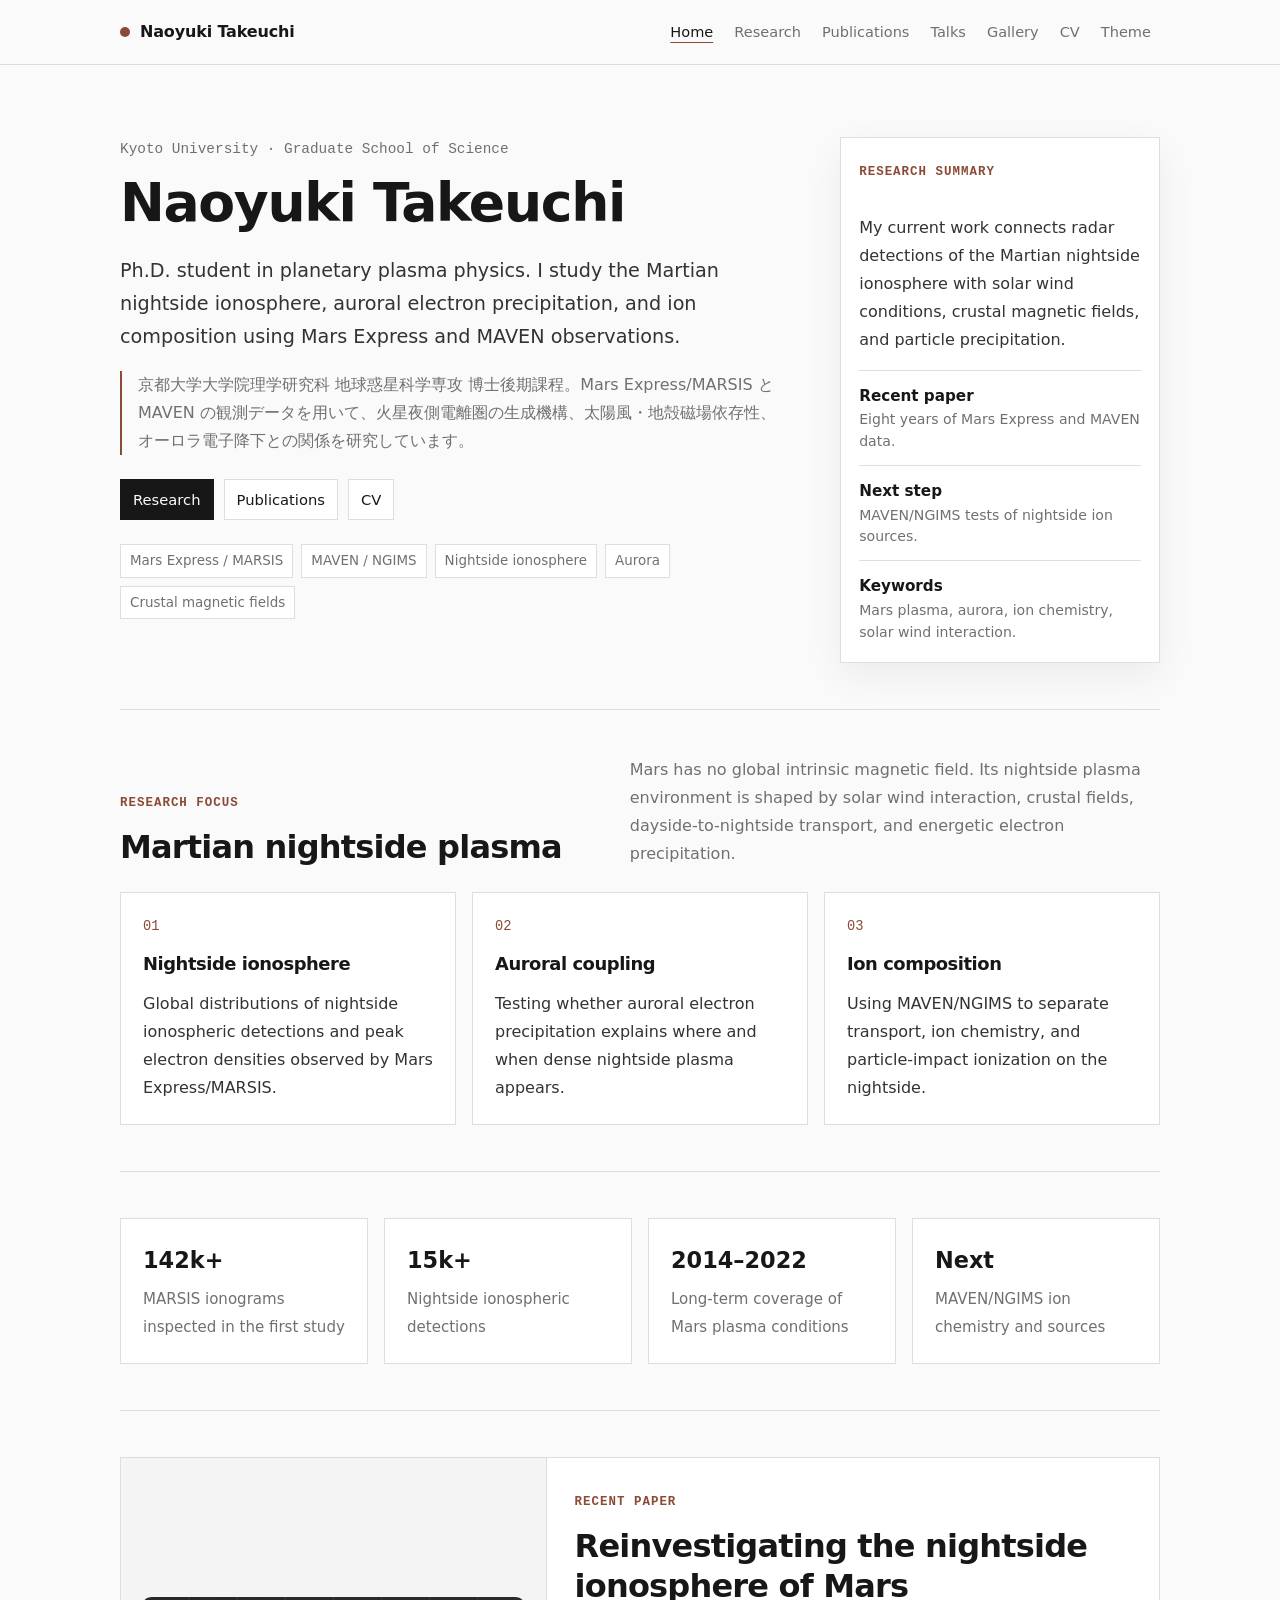
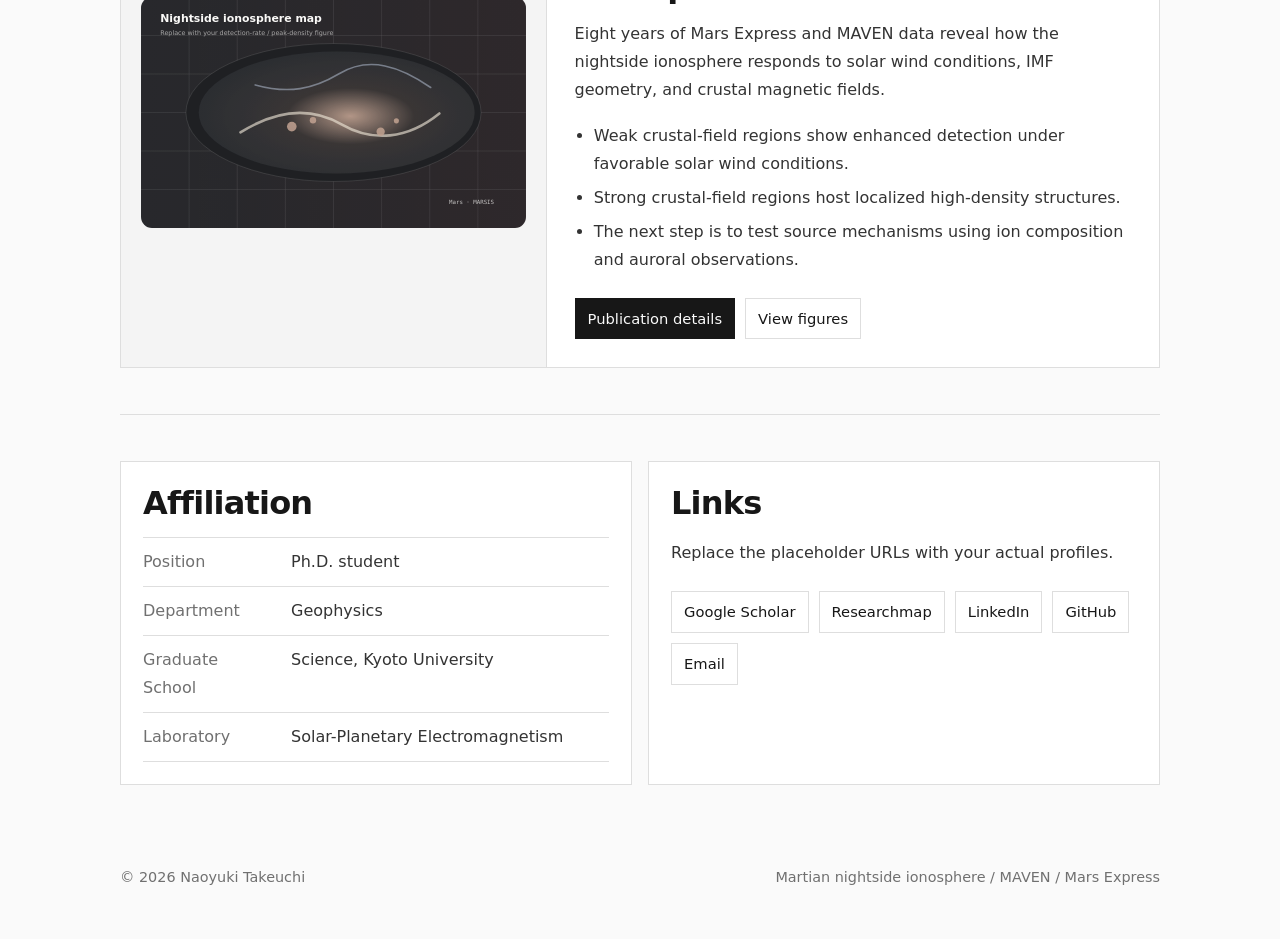
<file: index.html>
<!doctype html>
<html lang="en">
<head>
  <meta charset="utf-8">
  <meta name="viewport" content="width=device-width, initial-scale=1">
  <title>Naoyuki Takeuchi | Planetary Plasma Physics</title>
  <meta name="description" content="Research website of Naoyuki Takeuchi, Ph.D. student studying the Martian nightside ionosphere, aurora, and ion composition using Mars Express and MAVEN observations.">
  <meta property="og:title" content="Naoyuki Takeuchi | Planetary Plasma Physics">
  <meta property="og:description" content="Martian nightside ionosphere, Mars Express/MARSIS, MAVEN/NGIMS, aurora, and crustal magnetic fields.">
  <meta property="og:type" content="website">
  <meta property="og:image" content="assets/img/mars-night.svg">
  <link rel="stylesheet" href="assets/css/style.css">
  <script defer src="assets/js/main.js"></script>
</head>
<body>
  <a class="skip-link" href="#main">Skip to content</a>
  <header class="site-header">
    <div class="nav-wrap">
      <a class="brand" href="index.html" aria-label="Naoyuki Takeuchi home"><span class="brand-mark"></span><span>Naoyuki Takeuchi<small>Planetary plasma physics</small></span></a>
      <nav class="nav-links" aria-label="Main navigation">
        <a href="index.html" aria-current="page">Home</a>
        <a href="research.html">Research</a>
        <a href="publications.html">Publications</a>
        <a href="talks.html">Talks</a>
        <a href="gallery.html">Gallery</a>
        <a href="cv.html">CV</a>
        <button class="theme-toggle" type="button" data-theme-toggle>Theme</button>
      </nav>
    </div>
  </header>

  <main id="main">
    <section class="hero">
      <div>
        <p class="kicker">Kyoto University · Graduate School of Science</p>
        <h1>Naoyuki Takeuchi</h1>
        <p class="lead">Ph.D. student in planetary plasma physics. I study the Martian nightside ionosphere, auroral electron precipitation, and ion composition using Mars Express and MAVEN observations.</p>
        <p class="japanese-note">京都大学大学院理学研究科 地球惑星科学専攻 博士後期課程。Mars Express/MARSIS と MAVEN の観測データを用いて、火星夜側電離圏の生成機構、太陽風・地殻磁場依存性、オーロラ電子降下との関係を研究しています。</p>
        <div class="button-row">
          <a class="button primary" href="research.html">Research</a>
          <a class="button" href="publications.html">Publications</a>
          <a class="button" href="cv.html">CV</a>
        </div>
        <div class="tags" aria-label="Research keywords">
          <span class="tag">Mars Express / MARSIS</span>
          <span class="tag">MAVEN / NGIMS</span>
          <span class="tag">Nightside ionosphere</span>
          <span class="tag">Aurora</span>
          <span class="tag">Crustal magnetic fields</span>
        </div>
      </div>

      <aside class="mars-panel" aria-label="Research summary">
        <span class="eyebrow">Research summary</span>
        <p>My current work connects radar detections of the Martian nightside ionosphere with solar wind conditions, crustal magnetic fields, and particle precipitation.</p>
        <div class="float-card one"><strong>Recent paper</strong><span>Eight years of Mars Express and MAVEN data.</span></div>
        <div class="float-card two"><strong>Next step</strong><span>MAVEN/NGIMS tests of nightside ion sources.</span></div>
        <div class="float-card three"><strong>Keywords</strong><span>Mars plasma, aurora, ion chemistry, solar wind interaction.</span></div>
      </aside>
    </section>

    <section class="section">
      <div class="section-head">
        <div>
          <span class="eyebrow">Research focus</span>
          <h2>Martian nightside plasma</h2>
        </div>
        <p>Mars has no global intrinsic magnetic field. Its nightside plasma environment is shaped by solar wind interaction, crustal fields, dayside-to-nightside transport, and energetic electron precipitation.</p>
      </div>
      <div class="grid three">
        <article class="card"><div class="card-icon">01</div><h3>Nightside ionosphere</h3><p>Global distributions of nightside ionospheric detections and peak electron densities observed by Mars Express/MARSIS.</p></article>
        <article class="card"><div class="card-icon">02</div><h3>Auroral coupling</h3><p>Testing whether auroral electron precipitation explains where and when dense nightside plasma appears.</p></article>
        <article class="card"><div class="card-icon">03</div><h3>Ion composition</h3><p>Using MAVEN/NGIMS to separate transport, ion chemistry, and particle-impact ionization on the nightside.</p></article>
      </div>
    </section>

    <section class="section">
      <div class="grid four">
        <article class="card metric"><strong>142k+</strong><span>MARSIS ionograms inspected in the first study</span></article>
        <article class="card metric"><strong>15k+</strong><span>Nightside ionospheric detections</span></article>
        <article class="card metric"><strong>2014–2022</strong><span>Long-term coverage of Mars plasma conditions</span></article>
        <article class="card metric"><strong>Next</strong><span>MAVEN/NGIMS ion chemistry and sources</span></article>
      </div>
    </section>

    <section class="section">
      <article class="research-feature">
        <div class="feature-art"><img src="assets/img/research-map.svg" alt="Stylized map placeholder for Martian nightside ionosphere"></div>
        <div class="feature-copy">
          <span class="eyebrow">Recent paper</span>
          <h2>Reinvestigating the nightside ionosphere of Mars</h2>
          <p>Eight years of Mars Express and MAVEN data reveal how the nightside ionosphere responds to solar wind conditions, IMF geometry, and crustal magnetic fields.</p>
          <ul class="feature-list">
            <li>Weak crustal-field regions show enhanced detection under favorable solar wind conditions.</li>
            <li>Strong crustal-field regions host localized high-density structures.</li>
            <li>The next step is to test source mechanisms using ion composition and auroral observations.</li>
          </ul>
          <div class="button-row"><a class="button primary" href="publications.html">Publication details</a><a class="button" href="gallery.html">View figures</a></div>
        </div>
      </article>
    </section>

    <section class="section">
      <div class="grid two">
        <article class="card">
          <h2>Affiliation</h2>
          <ul class="profile-list">
            <li><span>Position</span><span>Ph.D. student</span></li>
            <li><span>Department</span><span>Geophysics</span></li>
            <li><span>Graduate School</span><span>Science, Kyoto University</span></li>
            <li><span>Laboratory</span><span>Solar-Planetary Electromagnetism</span></li>
          </ul>
        </article>
        <article class="card">
          <h2>Links</h2>
          <p>Replace the placeholder URLs with your actual profiles.</p>
          <div class="button-row">
            <a class="button" href="#">Google Scholar</a>
            <a class="button" href="#">Researchmap</a>
            <a class="button" href="#">LinkedIn</a>
            <a class="button" href="#">GitHub</a>
            <a class="button" href="mailto:replace-this@example.com">Email</a>
          </div>
        </article>
      </div>
    </section>
  </main>

  <footer class="site-footer">
    <div>© 2026 Naoyuki Takeuchi</div>
    <div>Martian nightside ionosphere / MAVEN / Mars Express</div>
  </footer>
</body>
</html>
</file>
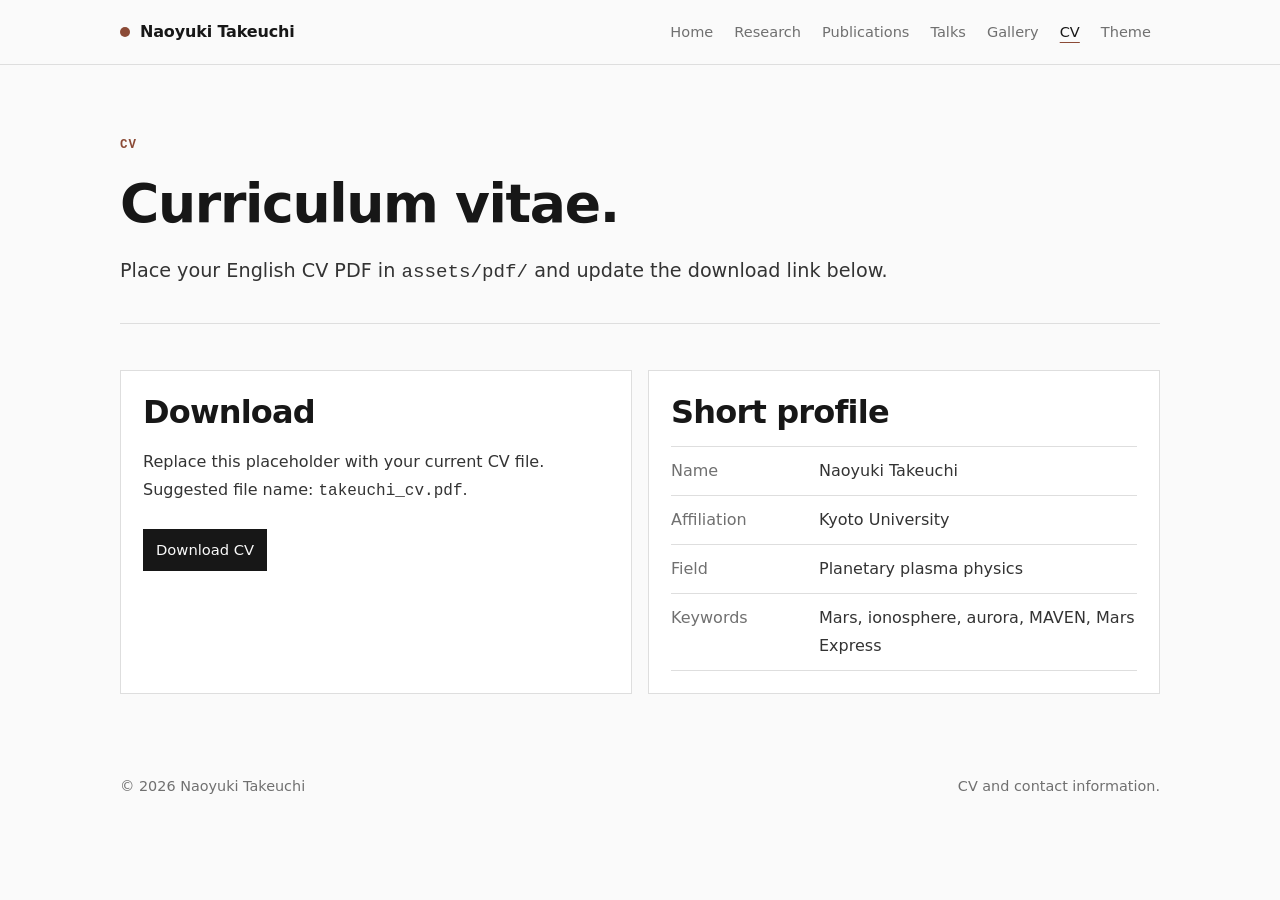
<file: cv.html>
<!doctype html>
<html lang="en">
<head><meta charset="utf-8"><meta name="viewport" content="width=device-width, initial-scale=1"><title>CV | Naoyuki Takeuchi</title><meta name="description" content="Curriculum vitae of Naoyuki Takeuchi."><link rel="stylesheet" href="assets/css/style.css"><script defer src="assets/js/main.js"></script></head>
<body>
<a class="skip-link" href="#main">Skip to content</a>
<header class="site-header"><div class="nav-wrap"><a class="brand" href="index.html"><span class="brand-mark"></span><span>Naoyuki Takeuchi<small>Planetary plasma physics</small></span></a><nav class="nav-links"><a href="index.html">Home</a><a href="research.html">Research</a><a href="publications.html">Publications</a><a href="talks.html">Talks</a><a href="gallery.html">Gallery</a><a href="cv.html" aria-current="page">CV</a><button class="theme-toggle" type="button" data-theme-toggle>Theme</button></nav></div></header>
<main id="main">
  <section class="page-title"><span class="eyebrow">CV</span><h1>Curriculum vitae.</h1><p class="lead">Place your English CV PDF in <code>assets/pdf/</code> and update the download link below.</p></section>
  <section class="section">
    <div class="grid two">
      <article class="cv-card"><h2>Download</h2><p>Replace this placeholder with your current CV file. Suggested file name: <code>takeuchi_cv.pdf</code>.</p><div class="button-row"><a class="button primary" href="assets/pdf/takeuchi_cv.pdf">Download CV</a></div></article>
      <article class="cv-card"><h2>Short profile</h2><ul class="profile-list"><li><span>Name</span><span>Naoyuki Takeuchi</span></li><li><span>Affiliation</span><span>Kyoto University</span></li><li><span>Field</span><span>Planetary plasma physics</span></li><li><span>Keywords</span><span>Mars, ionosphere, aurora, MAVEN, Mars Express</span></li></ul></article>
    </div>
  </section>
</main>
<footer class="site-footer"><div>© 2026 Naoyuki Takeuchi</div><div>CV and contact information.</div></footer>
</body>
</html>
</file>
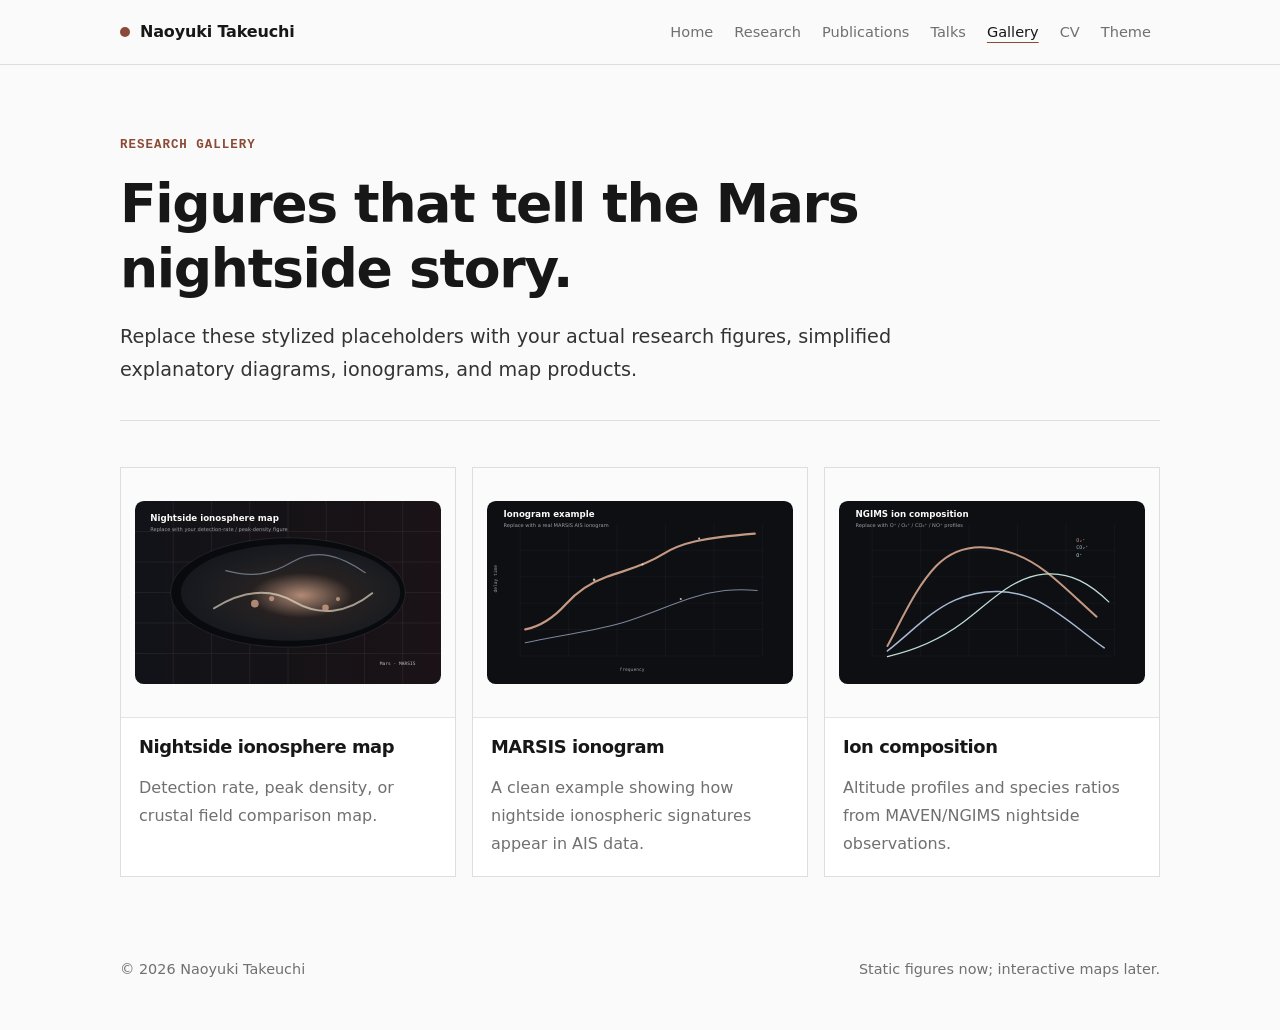
<file: gallery.html>
<!doctype html>
<html lang="en">
<head><meta charset="utf-8"><meta name="viewport" content="width=device-width, initial-scale=1"><title>Gallery | Naoyuki Takeuchi</title><meta name="description" content="Research gallery for Martian nightside ionosphere maps, ionograms, and ion composition profiles."><link rel="stylesheet" href="assets/css/style.css"><script defer src="assets/js/main.js"></script></head>
<body>
<a class="skip-link" href="#main">Skip to content</a>
<header class="site-header"><div class="nav-wrap"><a class="brand" href="index.html"><span class="brand-mark"></span><span>Naoyuki Takeuchi<small>Planetary plasma physics</small></span></a><nav class="nav-links"><a href="index.html">Home</a><a href="research.html">Research</a><a href="publications.html">Publications</a><a href="talks.html">Talks</a><a href="gallery.html" aria-current="page">Gallery</a><a href="cv.html">CV</a><button class="theme-toggle" type="button" data-theme-toggle>Theme</button></nav></div></header>
<main id="main">
  <section class="page-title"><span class="eyebrow">Research gallery</span><h1>Figures that tell the Mars nightside story.</h1><p class="lead">Replace these stylized placeholders with your actual research figures, simplified explanatory diagrams, ionograms, and map products.</p></section>
  <section class="section">
    <div class="grid three">
      <article class="figure-card"><img src="assets/img/research-map.svg" alt="Martian nightside ionosphere map placeholder"><div><h3>Nightside ionosphere map</h3><p>Detection rate, peak density, or crustal field comparison map.</p></div></article>
      <article class="figure-card"><img src="assets/img/ionogram.svg" alt="MARSIS ionogram placeholder"><div><h3>MARSIS ionogram</h3><p>A clean example showing how nightside ionospheric signatures appear in AIS data.</p></div></article>
      <article class="figure-card"><img src="assets/img/ngims.svg" alt="NGIMS ion composition placeholder"><div><h3>Ion composition</h3><p>Altitude profiles and species ratios from MAVEN/NGIMS nightside observations.</p></div></article>
    </div>
  </section>
</main>
<footer class="site-footer"><div>© 2026 Naoyuki Takeuchi</div><div>Static figures now; interactive maps later.</div></footer>
</body>
</html>
</file>
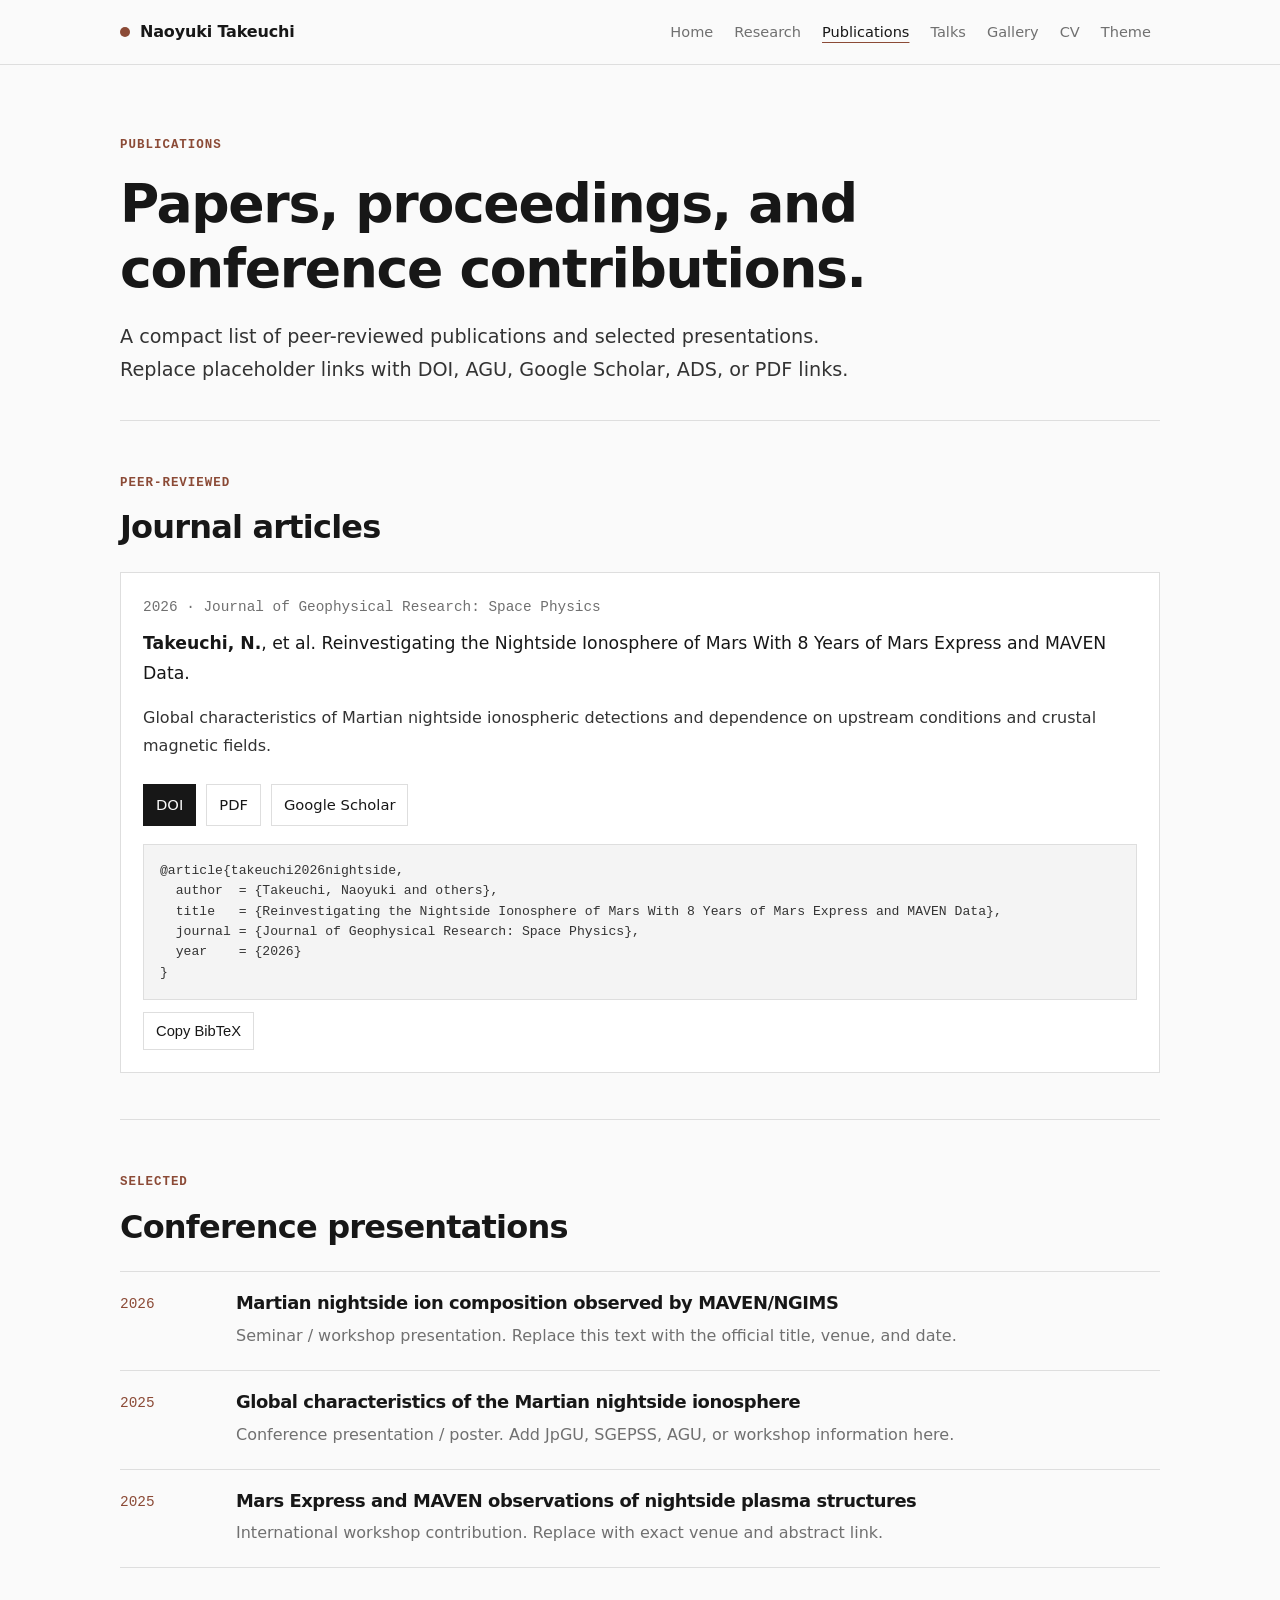
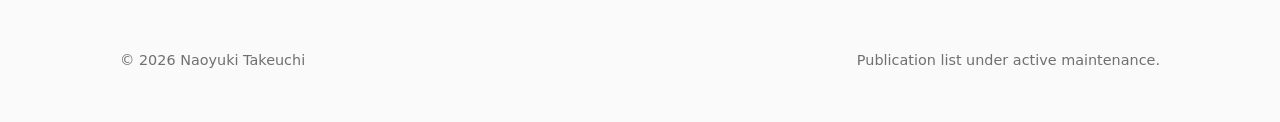
<file: publications.html>
<!doctype html>
<html lang="en">
<head><meta charset="utf-8"><meta name="viewport" content="width=device-width, initial-scale=1"><title>Publications | Naoyuki Takeuchi</title><meta name="description" content="Publications and conference presentations by Naoyuki Takeuchi."><link rel="stylesheet" href="assets/css/style.css"><script defer src="assets/js/main.js"></script></head>
<body>
<a class="skip-link" href="#main">Skip to content</a>
<header class="site-header"><div class="nav-wrap"><a class="brand" href="index.html"><span class="brand-mark"></span><span>Naoyuki Takeuchi<small>Planetary plasma physics</small></span></a><nav class="nav-links"><a href="index.html">Home</a><a href="research.html">Research</a><a href="publications.html" aria-current="page">Publications</a><a href="talks.html">Talks</a><a href="gallery.html">Gallery</a><a href="cv.html">CV</a><button class="theme-toggle" type="button" data-theme-toggle>Theme</button></nav></div></header>
<main id="main">
  <section class="page-title"><span class="eyebrow">Publications</span><h1>Papers, proceedings, and conference contributions.</h1><p class="lead">A compact list of peer-reviewed publications and selected presentations. Replace placeholder links with DOI, AGU, Google Scholar, ADS, or PDF links.</p></section>

  <section class="section">
    <div class="section-head"><div><span class="eyebrow">Peer-reviewed</span><h2>Journal articles</h2></div></div>
    <article class="publication">
      <p class="meta">2026 · Journal of Geophysical Research: Space Physics</p>
      <p class="publication-title"><span class="author">Takeuchi, N.</span>, et al. Reinvestigating the Nightside Ionosphere of Mars With 8 Years of Mars Express and MAVEN Data.</p>
      <p>Global characteristics of Martian nightside ionospheric detections and dependence on upstream conditions and crustal magnetic fields.</p>
      <div class="button-row"><a class="button primary" href="#">DOI</a><a class="button" href="#">PDF</a><a class="button" href="#">Google Scholar</a></div>
      <pre class="bibtex" id="bib-takeuchi-2026">@article{takeuchi2026nightside,
  author  = {Takeuchi, Naoyuki and others},
  title   = {Reinvestigating the Nightside Ionosphere of Mars With 8 Years of Mars Express and MAVEN Data},
  journal = {Journal of Geophysical Research: Space Physics},
  year    = {2026}
}</pre>
      <button class="button copy-bibtex" data-copy="#bib-takeuchi-2026">Copy BibTeX</button>
    </article>
  </section>

  <section class="section">
    <div class="section-head"><div><span class="eyebrow">Selected</span><h2>Conference presentations</h2></div></div>
    <div class="timeline">
      <article class="timeline-item"><div class="timeline-date">2026</div><div><h3>Martian nightside ion composition observed by MAVEN/NGIMS</h3><p>Seminar / workshop presentation. Replace this text with the official title, venue, and date.</p></div></article>
      <article class="timeline-item"><div class="timeline-date">2025</div><div><h3>Global characteristics of the Martian nightside ionosphere</h3><p>Conference presentation / poster. Add JpGU, SGEPSS, AGU, or workshop information here.</p></div></article>
      <article class="timeline-item"><div class="timeline-date">2025</div><div><h3>Mars Express and MAVEN observations of nightside plasma structures</h3><p>International workshop contribution. Replace with exact venue and abstract link.</p></div></article>
    </div>
  </section>
</main>
<footer class="site-footer"><div>© 2026 Naoyuki Takeuchi</div><div>Publication list under active maintenance.</div></footer>
</body>
</html>
</file>
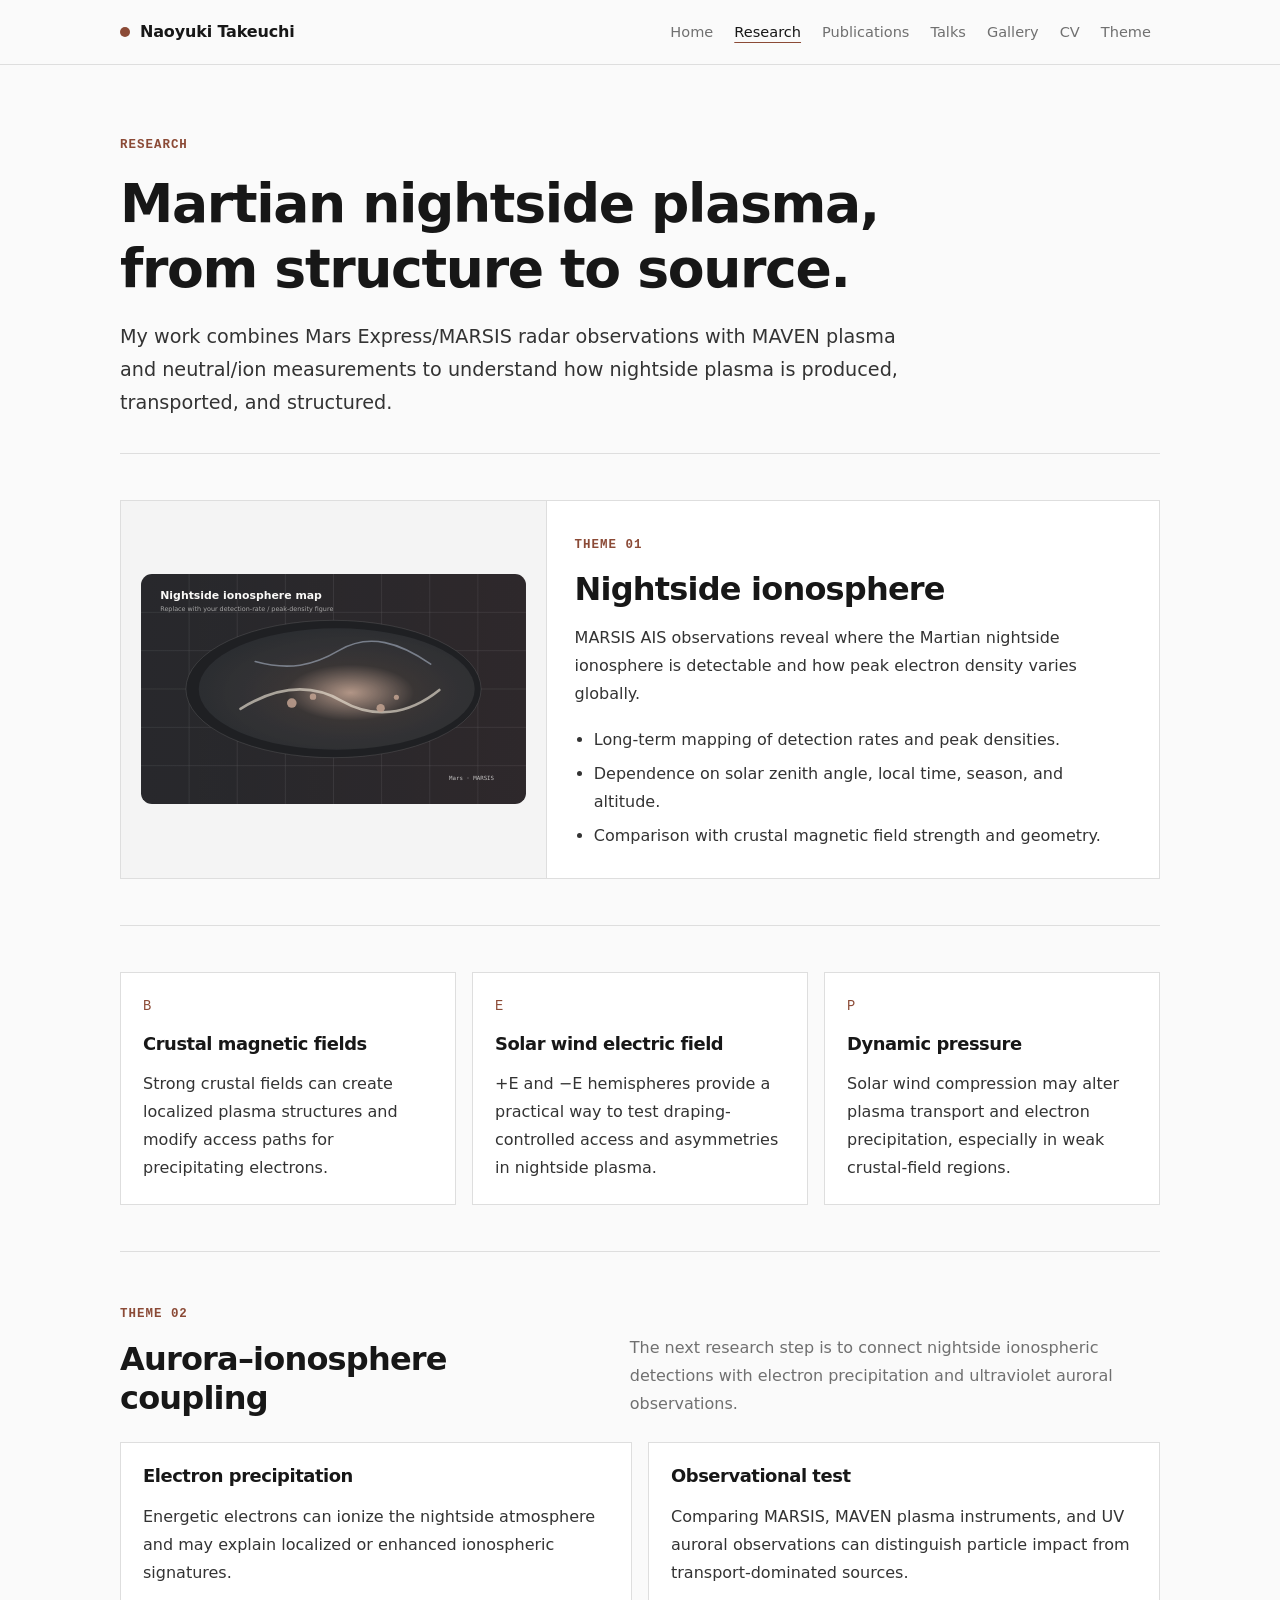
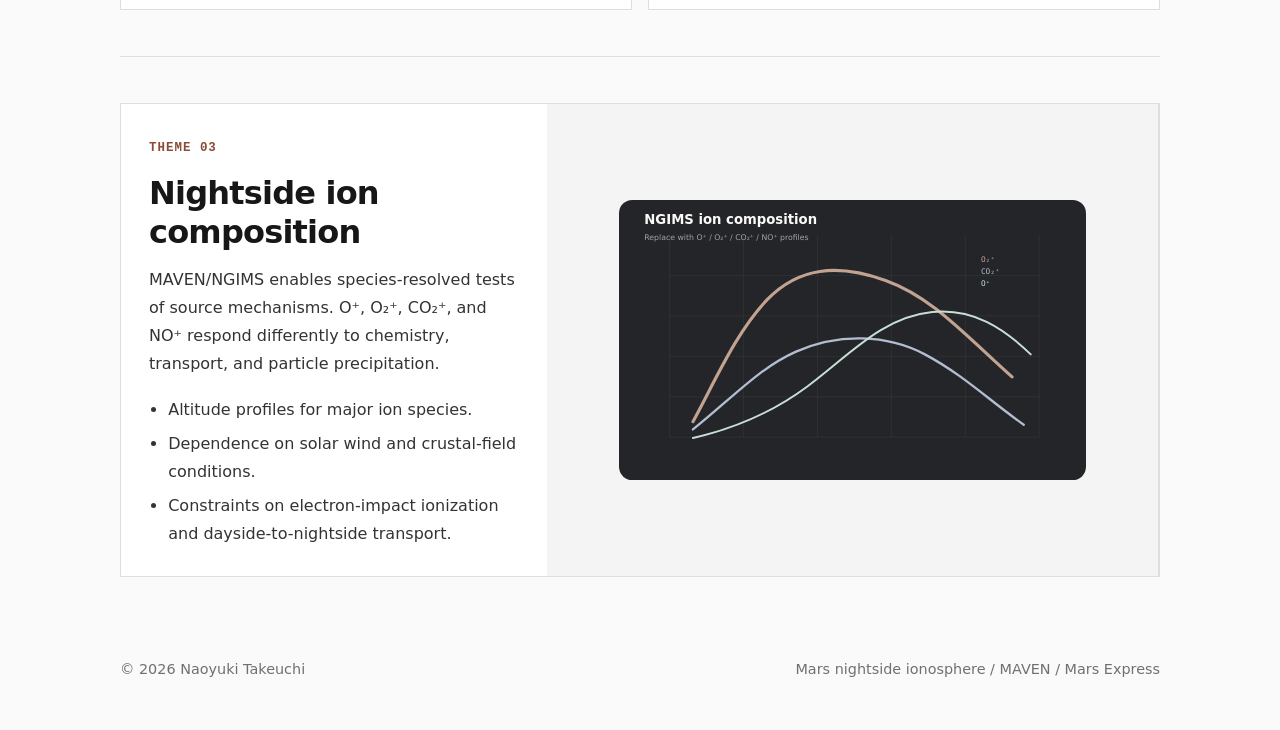
<file: research.html>
<!doctype html>
<html lang="en">
<head>
  <meta charset="utf-8"><meta name="viewport" content="width=device-width, initial-scale=1">
  <title>Research | Naoyuki Takeuchi</title>
  <meta name="description" content="Research topics: Martian nightside ionosphere, aurora, ion composition, and solar wind interaction.">
  <link rel="stylesheet" href="assets/css/style.css"><script defer src="assets/js/main.js"></script>
</head>
<body>
<a class="skip-link" href="#main">Skip to content</a>
<header class="site-header"><div class="nav-wrap"><a class="brand" href="index.html"><span class="brand-mark"></span><span>Naoyuki Takeuchi<small>Planetary plasma physics</small></span></a><nav class="nav-links"><a href="index.html">Home</a><a href="research.html" aria-current="page">Research</a><a href="publications.html">Publications</a><a href="talks.html">Talks</a><a href="gallery.html">Gallery</a><a href="cv.html">CV</a><button class="theme-toggle" type="button" data-theme-toggle>Theme</button></nav></div></header>
<main id="main">
  <section class="page-title"><span class="eyebrow">Research</span><h1>Martian nightside plasma, from structure to source.</h1><p class="lead">My work combines Mars Express/MARSIS radar observations with MAVEN plasma and neutral/ion measurements to understand how nightside plasma is produced, transported, and structured.</p></section>

  <section class="section">
    <article class="research-feature">
      <div class="feature-art"><img src="assets/img/research-map.svg" alt="Stylized Martian nightside ionosphere map"></div>
      <div class="feature-copy"><span class="eyebrow">Theme 01</span><h2>Nightside ionosphere</h2><p>MARSIS AIS observations reveal where the Martian nightside ionosphere is detectable and how peak electron density varies globally.</p><ul class="feature-list"><li>Long-term mapping of detection rates and peak densities.</li><li>Dependence on solar zenith angle, local time, season, and altitude.</li><li>Comparison with crustal magnetic field strength and geometry.</li></ul></div>
    </article>
  </section>

  <section class="section">
    <div class="grid three">
      <article class="card"><div class="card-icon">B</div><h3>Crustal magnetic fields</h3><p>Strong crustal fields can create localized plasma structures and modify access paths for precipitating electrons.</p></article>
      <article class="card"><div class="card-icon">E</div><h3>Solar wind electric field</h3><p>+E and −E hemispheres provide a practical way to test draping-controlled access and asymmetries in nightside plasma.</p></article>
      <article class="card"><div class="card-icon">P</div><h3>Dynamic pressure</h3><p>Solar wind compression may alter plasma transport and electron precipitation, especially in weak crustal-field regions.</p></article>
    </div>
  </section>

  <section class="section">
    <div class="section-head"><div><span class="eyebrow">Theme 02</span><h2>Aurora–ionosphere coupling</h2></div><p>The next research step is to connect nightside ionospheric detections with electron precipitation and ultraviolet auroral observations.</p></div>
    <div class="grid two">
      <article class="card"><h3>Electron precipitation</h3><p>Energetic electrons can ionize the nightside atmosphere and may explain localized or enhanced ionospheric signatures.</p></article>
      <article class="card"><h3>Observational test</h3><p>Comparing MARSIS, MAVEN plasma instruments, and UV auroral observations can distinguish particle impact from transport-dominated sources.</p></article>
    </div>
  </section>

  <section class="section">
    <article class="research-feature">
      <div class="feature-copy"><span class="eyebrow">Theme 03</span><h2>Nightside ion composition</h2><p>MAVEN/NGIMS enables species-resolved tests of source mechanisms. O⁺, O₂⁺, CO₂⁺, and NO⁺ respond differently to chemistry, transport, and particle precipitation.</p><ul class="feature-list"><li>Altitude profiles for major ion species.</li><li>Dependence on solar wind and crustal-field conditions.</li><li>Constraints on electron-impact ionization and dayside-to-nightside transport.</li></ul></div>
      <div class="feature-art"><img src="assets/img/ngims.svg" alt="Stylized NGIMS ion composition profiles"></div>
    </article>
  </section>
</main>
<footer class="site-footer"><div>© 2026 Naoyuki Takeuchi</div><div>Mars nightside ionosphere / MAVEN / Mars Express</div></footer>
</body>
</html>
</file>
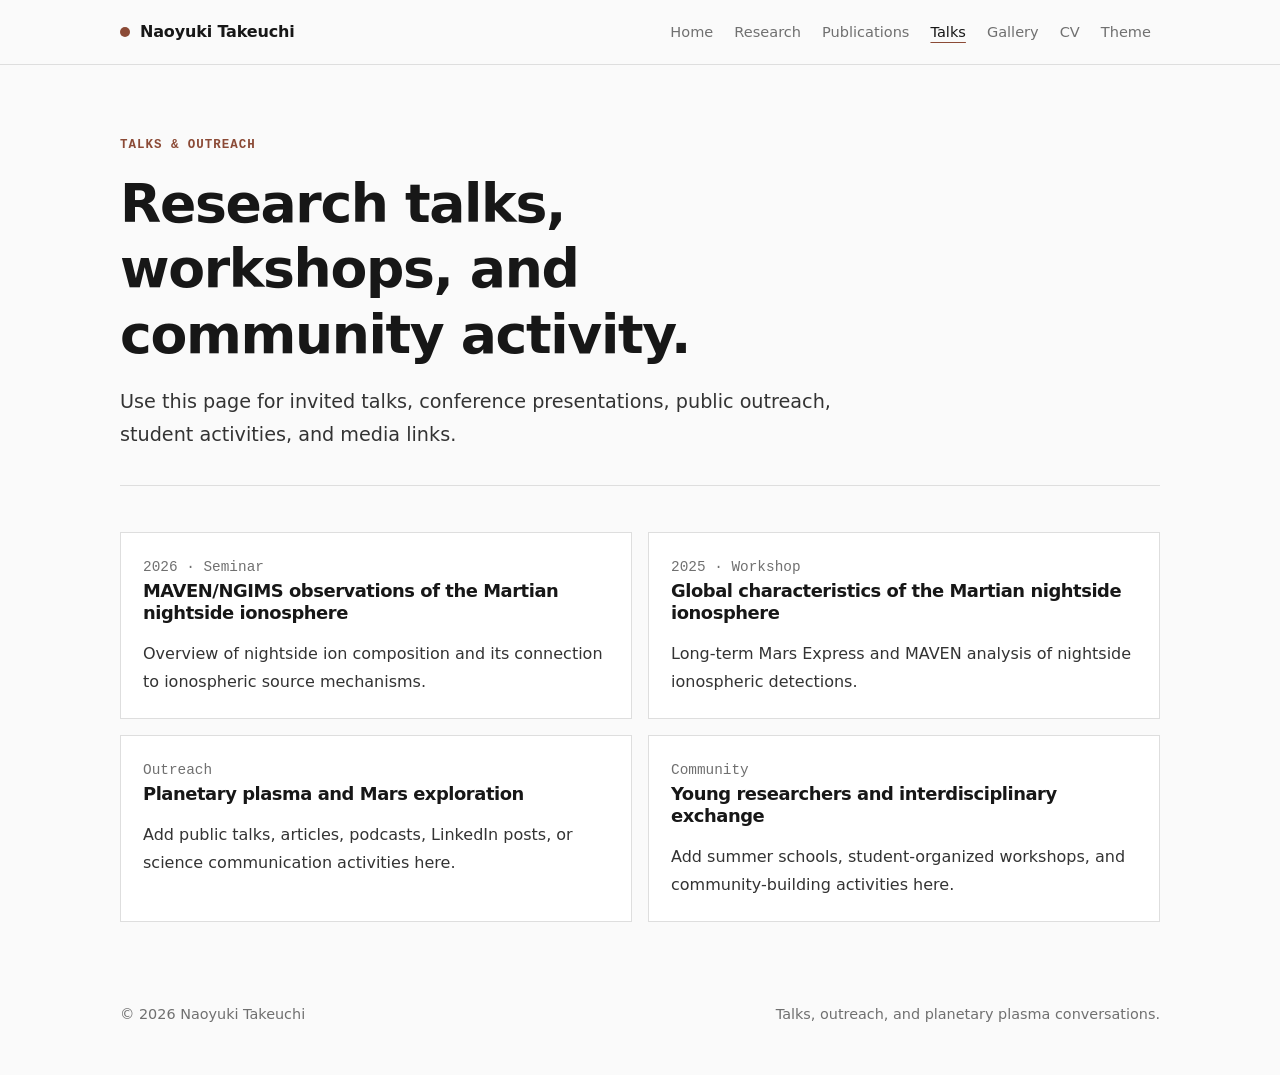
<file: talks.html>
<!doctype html>
<html lang="en">
<head><meta charset="utf-8"><meta name="viewport" content="width=device-width, initial-scale=1"><title>Talks | Naoyuki Takeuchi</title><meta name="description" content="Talks, outreach, seminars, and academic activities."><link rel="stylesheet" href="assets/css/style.css"><script defer src="assets/js/main.js"></script></head>
<body>
<a class="skip-link" href="#main">Skip to content</a>
<header class="site-header"><div class="nav-wrap"><a class="brand" href="index.html"><span class="brand-mark"></span><span>Naoyuki Takeuchi<small>Planetary plasma physics</small></span></a><nav class="nav-links"><a href="index.html">Home</a><a href="research.html">Research</a><a href="publications.html">Publications</a><a href="talks.html" aria-current="page">Talks</a><a href="gallery.html">Gallery</a><a href="cv.html">CV</a><button class="theme-toggle" type="button" data-theme-toggle>Theme</button></nav></div></header>
<main id="main">
  <section class="page-title"><span class="eyebrow">Talks & outreach</span><h1>Research talks, workshops, and community activity.</h1><p class="lead">Use this page for invited talks, conference presentations, public outreach, student activities, and media links.</p></section>
  <section class="section">
    <div class="grid two">
      <article class="talk-item"><p class="meta">2026 · Seminar</p><h3>MAVEN/NGIMS observations of the Martian nightside ionosphere</h3><p>Overview of nightside ion composition and its connection to ionospheric source mechanisms.</p></article>
      <article class="talk-item"><p class="meta">2025 · Workshop</p><h3>Global characteristics of the Martian nightside ionosphere</h3><p>Long-term Mars Express and MAVEN analysis of nightside ionospheric detections.</p></article>
      <article class="talk-item"><p class="meta">Outreach</p><h3>Planetary plasma and Mars exploration</h3><p>Add public talks, articles, podcasts, LinkedIn posts, or science communication activities here.</p></article>
      <article class="talk-item"><p class="meta">Community</p><h3>Young researchers and interdisciplinary exchange</h3><p>Add summer schools, student-organized workshops, and community-building activities here.</p></article>
    </div>
  </section>
</main>
<footer class="site-footer"><div>© 2026 Naoyuki Takeuchi</div><div>Talks, outreach, and planetary plasma conversations.</div></footer>
</body>
</html>
</file>
<file: assets/css/style.css>
:root {
  --bg: #fafafa;
  --surface: #ffffff;
  --surface-soft: #f4f4f4;
  --ink: #171717;
  --text: #333333;
  --muted: #707070;
  --line: #dedede;
  --accent: #8b4a36;
  --accent-soft: #f3ebe7;
  --shadow: 0 14px 36px rgba(0, 0, 0, 0.06);
  --max: 1040px;
  --sans: ui-sans-serif, system-ui, -apple-system, BlinkMacSystemFont, "Segoe UI", sans-serif;
  --mono: "SFMono-Regular", Consolas, "Liberation Mono", Menlo, monospace;
}

[data-theme="dark"] {
  --bg: #111111;
  --surface: #171717;
  --surface-soft: #1f1f1f;
  --ink: #eeeeee;
  --text: #d3d3d3;
  --muted: #999999;
  --line: #333333;
  --accent: #b56a50;
  --accent-soft: #241814;
  --shadow: none;
}

* { box-sizing: border-box; }
html { scroll-behavior: smooth; }
body {
  margin: 0;
  background: var(--bg);
  color: var(--text);
  font-family: var(--sans);
  line-height: 1.75;
  font-size: 16px;
}

a { color: var(--ink); text-decoration-color: rgba(139, 74, 54, 0.35); text-underline-offset: 0.18em; }
a:hover { color: var(--accent); }
img { max-width: 100%; display: block; }
::selection { background: var(--accent-soft); color: var(--ink); }
code, pre { font-family: var(--mono); }

.skip-link {
  position: absolute;
  top: -48px;
  left: 18px;
  z-index: 100;
  color: var(--bg);
  background: var(--ink);
  padding: 8px 12px;
}
.skip-link:focus { top: 18px; }

.site-header {
  position: sticky;
  top: 0;
  z-index: 40;
  background: color-mix(in srgb, var(--bg) 92%, transparent);
  backdrop-filter: blur(12px);
  -webkit-backdrop-filter: blur(12px);
  border-bottom: 1px solid var(--line);
}

.nav-wrap {
  width: min(var(--max), calc(100% - 40px));
  min-height: 64px;
  margin: 0 auto;
  display: flex;
  align-items: center;
  justify-content: space-between;
  gap: 24px;
}

.brand {
  display: inline-flex;
  align-items: center;
  gap: 10px;
  color: var(--ink);
  font-weight: 650;
  letter-spacing: -0.01em;
  text-decoration: none;
  white-space: nowrap;
}
.brand:hover { color: var(--ink); }
.brand-mark {
  width: 10px;
  height: 10px;
  border-radius: 50%;
  background: var(--accent);
  display: inline-block;
}
.brand small {
  display: none;
}

.nav-links {
  display: flex;
  align-items: center;
  justify-content: flex-end;
  gap: 3px;
  flex-wrap: wrap;
}
.nav-links a, .theme-toggle {
  color: var(--muted);
  background: transparent;
  border: 0;
  border-radius: 0;
  cursor: pointer;
  font: inherit;
  font-size: 0.91rem;
  padding: 6px 9px;
  text-decoration: none;
}
.nav-links a:hover, .theme-toggle:hover { color: var(--ink); }
.nav-links a[aria-current="page"] {
  color: var(--ink);
  text-decoration: underline;
  text-decoration-color: var(--accent);
  text-underline-offset: 0.32em;
}

main {
  width: min(var(--max), calc(100% - 40px));
  margin: 0 auto;
}

.hero {
  min-height: auto;
  display: grid;
  grid-template-columns: minmax(0, 1.35fr) minmax(260px, 0.65fr);
  gap: clamp(28px, 5vw, 56px);
  align-items: start;
  padding: 72px 0 46px;
  border-bottom: 1px solid var(--line);
}

.page-title {
  padding: 64px 0 34px;
  border-bottom: 1px solid var(--line);
}

.eyebrow {
  display: inline-block;
  margin-bottom: 14px;
  color: var(--accent);
  font-family: var(--mono);
  font-size: 0.78rem;
  font-weight: 600;
  letter-spacing: 0.08em;
  text-transform: uppercase;
}
.eyebrow::before { content: none; }

.kicker, .meta {
  color: var(--muted);
  font-family: var(--mono);
  font-size: 0.9rem;
  margin: 0 0 8px;
}

h1, h2, h3 {
  color: var(--ink);
  line-height: 1.22;
  letter-spacing: -0.025em;
  margin: 0;
  font-weight: 650;
}
h1 {
  max-width: 760px;
  font-size: clamp(2rem, 4.3vw, 3.35rem);
}
h2 { font-size: clamp(1.45rem, 2.5vw, 2.1rem); }
h3 { font-size: 1.12rem; }
.hero-title-accent { color: var(--ink); background: none; }

.lead {
  max-width: 780px;
  margin: 18px 0 0;
  color: var(--text);
  font-size: clamp(1.02rem, 1.7vw, 1.2rem);
  line-height: 1.72;
}
.japanese-note {
  margin: 18px 0 0;
  color: var(--muted);
  max-width: 760px;
  padding-left: 16px;
  border-left: 2px solid var(--accent);
}

.button-row {
  display: flex;
  flex-wrap: wrap;
  gap: 10px;
  margin-top: 24px;
}
.button {
  display: inline-flex;
  align-items: center;
  justify-content: center;
  min-height: 38px;
  padding: 7px 12px;
  border: 1px solid var(--line);
  color: var(--ink);
  background: var(--surface);
  text-decoration: none;
  font-size: 0.92rem;
}
.button:hover { border-color: var(--accent); color: var(--accent); }
.button.primary {
  background: var(--ink);
  border-color: var(--ink);
  color: var(--bg);
}
.button.primary:hover {
  background: var(--accent);
  border-color: var(--accent);
  color: #fff;
}

.tags {
  display: flex;
  flex-wrap: wrap;
  gap: 8px;
  margin-top: 24px;
}
.tag {
  display: inline-block;
  padding: 4px 9px;
  border: 1px solid var(--line);
  color: var(--muted);
  background: var(--surface);
  font-size: 0.84rem;
}

.mars-panel {
  border: 1px solid var(--line);
  background: var(--surface);
  padding: 18px;
  box-shadow: var(--shadow);
}
.mars-panel::before, .orbit-dot { display: none; }
.mars-visual {
  width: 100%;
  max-height: 210px;
  object-fit: contain;
  opacity: 0.86;
  filter: grayscale(85%) contrast(1.05);
}
.float-card {
  position: static;
  margin-top: 12px;
  padding: 12px 0 0;
  border: 0;
  border-top: 1px solid var(--line);
  background: transparent;
  box-shadow: none;
  color: var(--text);
}
.float-card strong {
  display: block;
  color: var(--ink);
  font-size: 0.95rem;
}
.float-card span {
  display: block;
  color: var(--muted);
  font-size: 0.88rem;
  line-height: 1.55;
}

.section { padding: 46px 0; border-bottom: 1px solid var(--line); }
.section:last-child { border-bottom: 0; }
.section-head {
  display: grid;
  grid-template-columns: minmax(0, 0.95fr) minmax(260px, 1.05fr);
  gap: 30px;
  align-items: end;
  margin-bottom: 24px;
}
.section-head p { margin: 0; color: var(--muted); }

.grid { display: grid; gap: 16px; }
.grid.two { grid-template-columns: repeat(2, minmax(0, 1fr)); }
.grid.three { grid-template-columns: repeat(3, minmax(0, 1fr)); }
.grid.four { grid-template-columns: repeat(4, minmax(0, 1fr)); }

.card, .talk-item, .cv-card, .publication, .figure-card, .research-feature {
  border: 1px solid var(--line);
  background: var(--surface);
  box-shadow: none;
}
.card, .talk-item, .cv-card, .publication { padding: 22px; }
.card p, .talk-item p, .cv-card p, .publication p { margin-bottom: 0; }
.card h2, .card h3, .talk-item h3, .cv-card h2 { margin-bottom: 10px; }
.card-icon {
  color: var(--accent);
  font-family: var(--mono);
  font-size: 0.86rem;
  margin-bottom: 14px;
}
.metric strong {
  display: block;
  color: var(--ink);
  font-size: 1.4rem;
  margin-bottom: 4px;
}
.metric span { color: var(--muted); font-size: 0.94rem; }

.research-feature {
  display: grid;
  grid-template-columns: minmax(260px, 0.82fr) minmax(0, 1.18fr);
  gap: 0;
  overflow: hidden;
}
.feature-art {
  background: var(--surface-soft);
  border-right: 1px solid var(--line);
  padding: 20px;
  display: grid;
  place-items: center;
}
.feature-art img {
  max-height: 280px;
  object-fit: contain;
  filter: grayscale(72%) contrast(1.06);
  opacity: 0.9;
}
.feature-copy { padding: 28px; }
.feature-copy p { margin: 14px 0 0; }
.feature-list {
  margin: 18px 0 0;
  padding-left: 1.2rem;
  color: var(--text);
}
.feature-list li + li { margin-top: 6px; }

.profile-list {
  list-style: none;
  padding: 0;
  margin: 14px 0 0;
  border-top: 1px solid var(--line);
}
.profile-list li {
  display: grid;
  grid-template-columns: 130px minmax(0, 1fr);
  gap: 18px;
  padding: 10px 0;
  border-bottom: 1px solid var(--line);
}
.profile-list li span:first-child { color: var(--muted); }

.publication-title {
  color: var(--ink);
  font-size: 1.08rem;
  margin-top: 8px;
}
.author { font-weight: 700; }
.bibtex {
  margin: 18px 0 0;
  padding: 16px;
  overflow-x: auto;
  border: 1px solid var(--line);
  background: var(--surface-soft);
  color: var(--text);
  font-size: 0.82rem;
  line-height: 1.55;
}
.copy-bibtex { margin-top: 12px; }

.timeline {
  border-top: 1px solid var(--line);
}
.timeline-item {
  display: grid;
  grid-template-columns: 96px minmax(0, 1fr);
  gap: 20px;
  padding: 20px 0;
  border-bottom: 1px solid var(--line);
}
.timeline-date {
  color: var(--accent);
  font-family: var(--mono);
  font-size: 0.9rem;
}
.timeline-item p { margin: 8px 0 0; color: var(--muted); }

.figure-card {
  overflow: hidden;
}
.figure-card img {
  width: 100%;
  aspect-ratio: 4 / 3;
  object-fit: contain;
  background: var(--surface-soft);
  border-bottom: 1px solid var(--line);
  padding: 14px;
  filter: grayscale(65%) contrast(1.06);
}
.figure-card div { padding: 18px; }
.figure-card p { margin-bottom: 0; color: var(--muted); }

.site-footer {
  width: min(var(--max), calc(100% - 40px));
  margin: 0 auto;
  padding: 34px 0 48px;
  display: flex;
  justify-content: space-between;
  gap: 20px;
  color: var(--muted);
  font-size: 0.9rem;
}

@media (max-width: 880px) {
  .nav-wrap { align-items: flex-start; flex-direction: column; padding: 16px 0; }
  .nav-links { justify-content: flex-start; }
  .hero, .section-head, .research-feature, .grid.two, .grid.three, .grid.four {
    grid-template-columns: 1fr;
  }
  .feature-art { border-right: 0; border-bottom: 1px solid var(--line); }
  .hero { padding-top: 46px; }
}

@media (max-width: 540px) {
  body { font-size: 15px; }
  main, .nav-wrap, .site-footer { width: min(100% - 28px, var(--max)); }
  .site-footer { flex-direction: column; }
  .profile-list li { grid-template-columns: 1fr; gap: 2px; }
  .timeline-item { grid-template-columns: 1fr; gap: 6px; }
  .button { width: 100%; }
}
</file>
